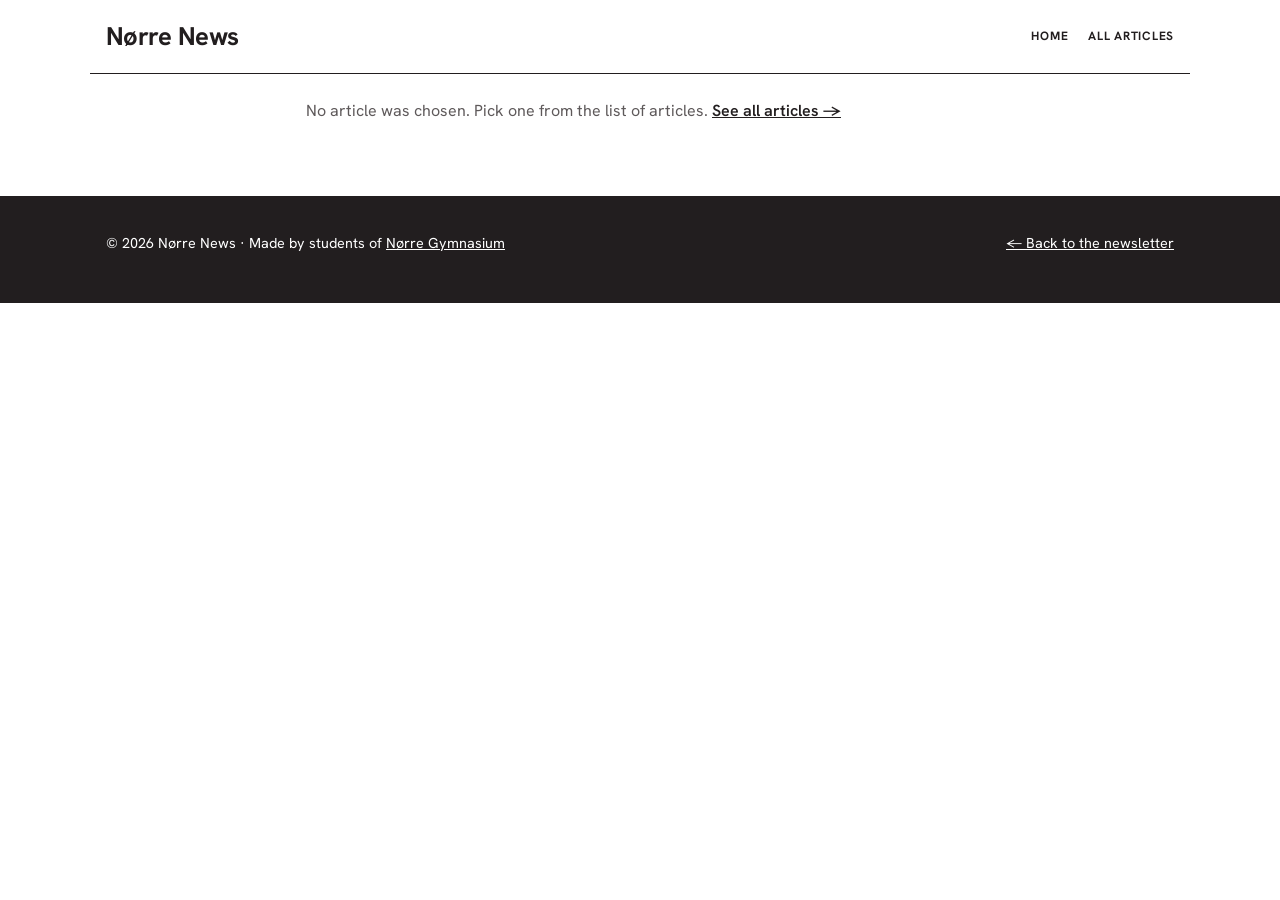
<file: article.html>
<!DOCTYPE html>
<html lang="en">
<head>
  <meta charset="UTF-8">
  <link rel="icon" href="favicon.svg" type="image/svg+xml">
  <link rel="icon" href="favicon-32.png" type="image/png" sizes="32x32">
  <link rel="apple-touch-icon" href="apple-touch-icon.png">
  <meta name="viewport" content="width=device-width, initial-scale=1.0">
  <title>Article · Nørre News</title>
  <meta name="description" content="An article from Nørre News, the student newsletter of Nørre Gymnasium.">
  <link rel="preconnect" href="https://fonts.googleapis.com">
  <link rel="preconnect" href="https://fonts.gstatic.com" crossorigin>
  <link href="https://fonts.googleapis.com/css2?family=Hanken+Grotesk:wght@300;400;600;700&display=swap" rel="stylesheet">
  <!-- Always load the newest CSS (GitHub Pages lets browsers cache files for 10 minutes) -->
  <script>document.write('<link rel="stylesheet" href="style.css?v=' + Date.now() + '">');</script>
  <noscript><link rel="stylesheet" href="style.css"></noscript>
</head>
<body>

  <header class="mini-masthead">
    <a href="./" class="mini-brand">Nørre News</a>
    <nav>
      <a href="./">Home</a>
      <a href="./#articles">All articles</a>
    </nav>
  </header>

  <main class="post">
    <p class="post-status" id="post-status">Loading article…</p>

    <article id="post" hidden>
      <header class="post-head">
        <h1 id="post-title"></h1>
        <p class="post-subtitle" id="post-subtitle"></p>
        <div class="byline">
          <span class="avatar-sm" id="post-avatar" aria-hidden="true"></span>
          <div>
            <div class="byline-name" id="post-author"></div>
            <div class="byline-meta" id="post-meta"></div>
          </div>
          <button type="button" class="share-btn" id="share-btn">Share</button>
        </div>
      </header>
      <img class="post-cover" id="post-cover" alt="" hidden>
      <div class="post-body" id="post-body"></div>
    </article>

    <!-- COMMENTS -->
    <section class="discussion" id="discussion" hidden>
      <h2 id="comment-count">Discussion</h2>

      <form class="comment-form" id="comment-form">
        <label>Your name
          <input type="text" id="c-name" name="name" maxlength="50" autocomplete="nickname" required>
        </label>
        <label>Your comment
          <textarea id="c-text" name="text" rows="4" maxlength="2000" required placeholder="What do you think?"></textarea>
        </label>
        <div class="comment-actions">
          <small class="muted">Be kind. Editors can remove comments.</small>
          <button type="submit" class="button" id="c-submit">Post comment</button>
        </div>
        <div class="upload" id="upload" hidden>
          <div class="upload-row"><span class="upload-text" id="upload-text">Uploading your comment…</span><span class="upload-secs" id="upload-secs">15s</span></div>
          <div class="upload-bar"><div class="upload-fill" id="upload-fill"></div></div>
          <small class="muted">Please keep this page open until it's posted.</small>
        </div>
        <p class="penalty" id="c-penalty" hidden></p>
        <p class="error" id="c-error" role="alert"></p>
      </form>

      <ol class="comments" id="comments"></ol>
    </section>
  </main>

  <footer>
    <p>&copy; <span id="year"></span> Nørre News · Made by students of <a href="https://norreg.dk/" target="_blank" rel="noopener">Nørre Gymnasium</a></p>
    <a href="./">← Back to the newsletter</a>
  </footer>

  <script>document.getElementById('year').textContent = new Date().getFullYear();</script>
  <!-- Always load the newest code -->
  <script type="module">import('./article.js?v=' + Date.now());</script>
</body>
</html>
</file>
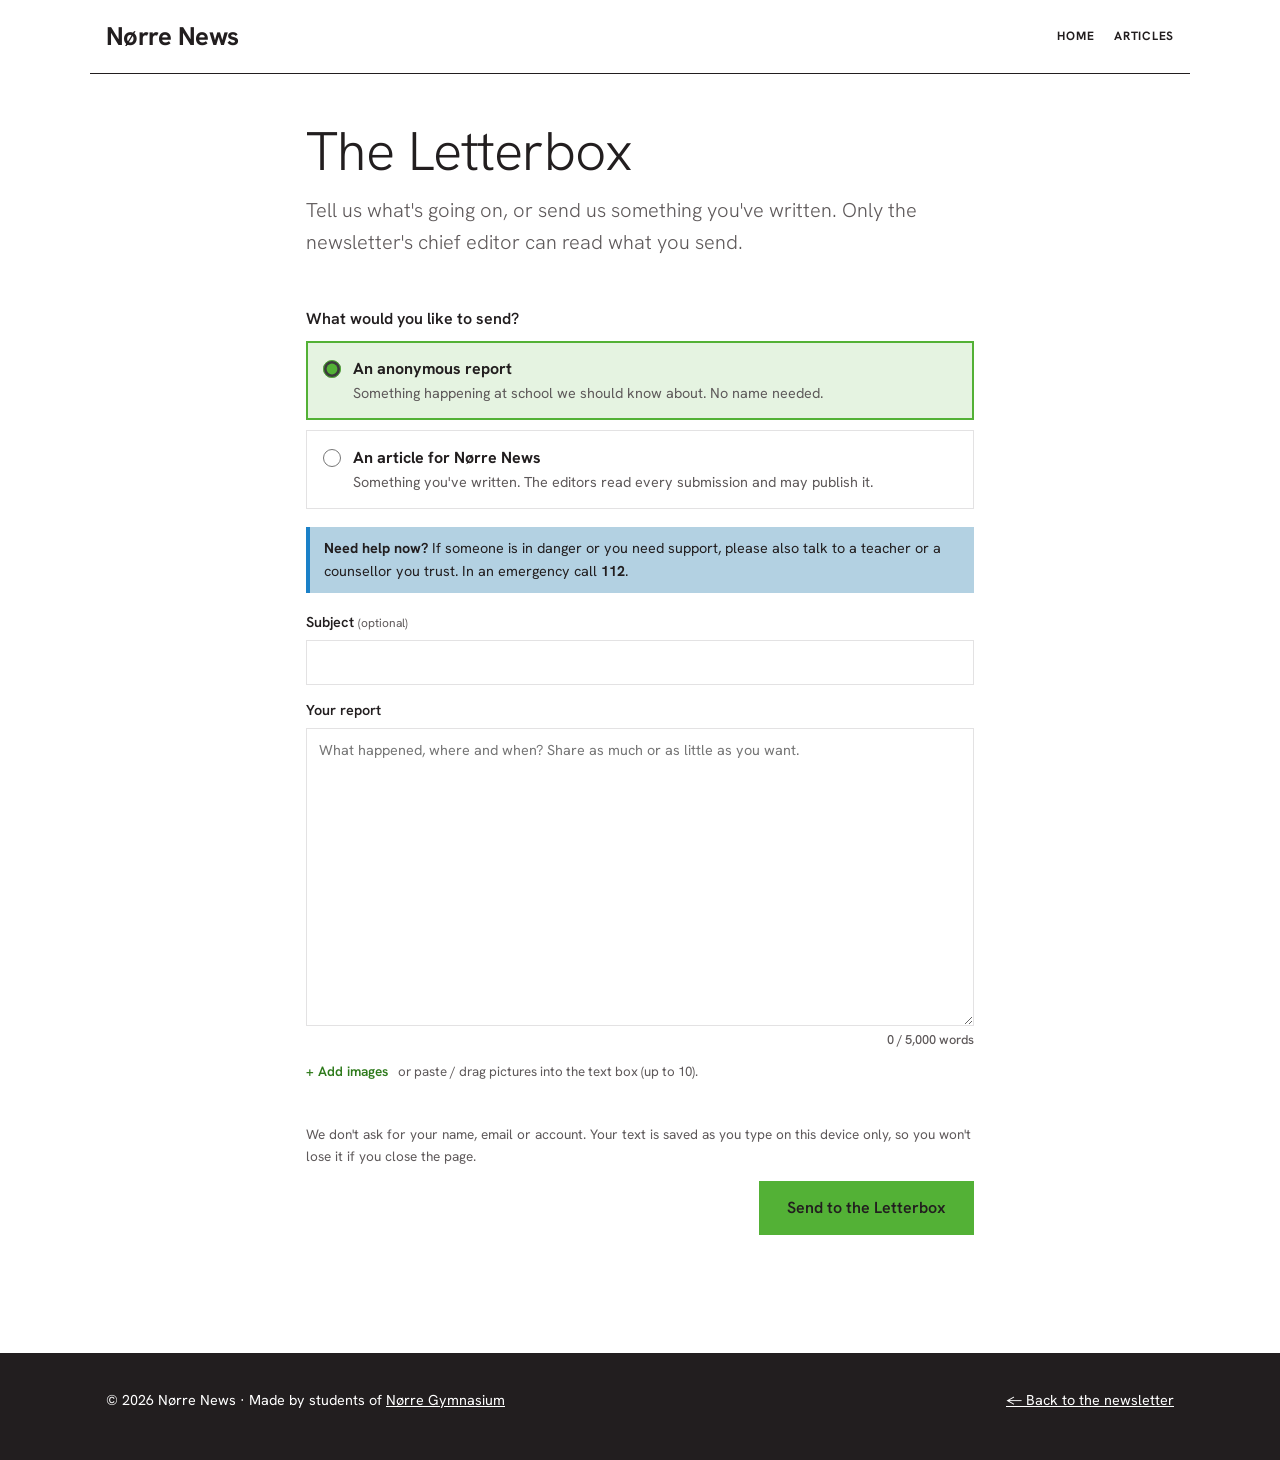
<file: letterbox.html>
<!DOCTYPE html>
<html lang="en">
<head>
  <meta charset="UTF-8">
  <link rel="icon" href="favicon.svg" type="image/svg+xml">
  <link rel="icon" href="favicon-32.png" type="image/png" sizes="32x32">
  <link rel="apple-touch-icon" href="apple-touch-icon.png">
  <meta name="viewport" content="width=device-width, initial-scale=1.0">
  <title>The Letterbox · Nørre News</title>
  <meta name="description" content="Send Nørre News an anonymous report, or submit your own article.">
  <link rel="preconnect" href="https://fonts.googleapis.com">
  <link rel="preconnect" href="https://fonts.gstatic.com" crossorigin>
  <link href="https://fonts.googleapis.com/css2?family=Hanken+Grotesk:wght@300;400;600;700&display=swap" rel="stylesheet">
  <script>document.write('<link rel="stylesheet" href="style.css?v=' + Date.now() + '">');</script>
  <noscript><link rel="stylesheet" href="style.css"></noscript>
</head>
<body>

  <header class="mini-masthead">
    <a href="./" class="mini-brand">Nørre News</a>
    <nav>
      <a href="./">Home</a>
      <a href="./#articles">Articles</a>
    </nav>
  </header>

  <main class="post letterbox">
    <header class="post-head">
      <h1>The Letterbox</h1>
      <p class="post-subtitle">Tell us what's going on, or send us something you've written. Only the newsletter's chief editor can read what you send.</p>
    </header>

    <form id="lb-form" novalidate>
      <fieldset class="lb-choice">
        <legend>What would you like to send?</legend>
        <label class="lb-option">
          <input type="radio" name="type" value="report" checked>
          <span><strong>An anonymous report</strong> Something happening at school we should know about. No name needed.</span>
        </label>
        <label class="lb-option">
          <input type="radio" name="type" value="article">
          <span><strong>An article for Nørre News</strong> Something you've written. The editors read every submission and may publish it.</span>
        </label>
      </fieldset>

      <p class="lb-safety" id="lb-safety">
        <strong>Need help now?</strong> If someone is in danger or you need support, please also talk to a teacher or a counsellor you trust. In an emergency call <strong>112</strong>.
      </p>

      <label id="lb-title-wrap"><span id="lb-title-label">Subject <small>(optional)</small></span>
        <input type="text" id="lb-title" maxlength="200">
      </label>
      <label id="lb-name-wrap" hidden>Your name or pen name <small>(optional: leave empty to stay anonymous)</small>
        <input type="text" id="lb-name" maxlength="80" autocomplete="off">
      </label>
      <label><span id="lb-body-label">Your message</span>
        <textarea id="lb-body" rows="12" maxlength="450000" placeholder="Write here…"></textarea>
        <span class="lb-count" id="lb-count"></span>
      </label>

      <div class="lb-images">
        <div class="lb-image-buttons">
          <button type="button" class="link-btn" id="lb-add-image">+ Add images</button>
          <small class="muted">or paste / drag pictures into the text box (up to 10).</small>
          <input type="file" id="lb-file" accept="image/*" multiple hidden>
        </div>
        <p class="lb-img-status" id="lb-img-status" role="status"></p>
        <ul class="lb-thumbs" id="lb-thumbs"></ul>
      </div>

      <p class="lb-privacy muted">We don't ask for your name, email or account. Your text is saved as you type on this device only, so you won't lose it if you close the page.</p>

      <div class="comment-actions">
        <span></span>
        <button type="submit" class="button" id="lb-send">Send to the Letterbox</button>
      </div>
      <p class="penalty" id="lb-wait" hidden></p>
      <p class="error" id="lb-error" role="alert"></p>
    </form>

    <section class="lb-done" id="lb-done" hidden>
      <div class="lb-done-icon" aria-hidden="true">✉</div>
      <h2>Delivered!</h2>
      <p id="lb-done-text">Thanks. The editors will read it soon.</p>
      <p class="muted" id="lb-done-wait"></p>
      <p><a href="./">← Back to the newsletter</a></p>
    </section>
  </main>

  <footer>
    <p>&copy; <span id="year"></span> Nørre News · Made by students of <a href="https://norreg.dk/" target="_blank" rel="noopener">Nørre Gymnasium</a></p>
    <a href="./">← Back to the newsletter</a>
  </footer>

  <script>document.getElementById('year').textContent = new Date().getFullYear();</script>
  <script type="module">import('./letterbox.js?v=' + Date.now());</script>
</body>
</html>
</file>
<file: style.css>
:root {
  /* Colours taken from norreg.dk */
  --ink: #221e1f;          /* Nørre G near-black: text, header rules, footer */
  --paper: #ffffff;
  --card: #ffffff;
  --muted: #5e595a;
  --line: #e3e2e3;
  --grey: #c7c6c7;

  --green: #53b136;  --green-soft: #bae0ae;  --green-faint: #e5f3e1;
  --purple: #bb63d6; --purple-soft: #d9a6ed;
  --orange: #f68c00; --orange-soft: #fac57e;
  --blue: #1b81c8;   --blue-soft: #8dc0e3;   --blue-faint: #b3d1e2;

  /* Text-safe darker shades (the bright colours are for fills, like on norreg.dk) */
  --green-ink: #2e7a1b;  --purple-ink: #8f3aab;  --orange-ink: #a85d00;  --blue-ink: #14639a;

  --accent: var(--green-ink);
  --accent-soft: var(--green-faint);

  --font-head: 'Hanken Grotesk', 'Helvetica Neue', Arial, sans-serif;
  --font-body: 'Hanken Grotesk', 'Helvetica Neue', Arial, sans-serif;
}

* { box-sizing: border-box; margin: 0; padding: 0; }

html { scroll-behavior: smooth; }

body {
  font-family: var(--font-body);
  background: var(--paper);
  color: var(--ink);
  line-height: 1.6;
}

h1, h2, h3 { font-family: var(--font-head); line-height: 1.15; }

/* ---------- Masthead ---------- */
.masthead {
  max-width: 1000px;
  margin: 0 auto;
  padding: 24px 16px 0;
  text-align: center;
}
.masthead-top {
  display: flex;
  justify-content: space-between;
  flex-wrap: wrap;
  gap: 8px;
  font-size: 0.8rem;
  text-transform: uppercase;
  letter-spacing: 0.08em;
  color: var(--muted);
  border-bottom: 1px solid var(--ink);
  padding-bottom: 8px;
}
.masthead h1 {
  font-size: clamp(2.6rem, 9vw, 5.5rem);
  font-weight: 900;
  margin: 20px 0 4px;
  letter-spacing: -0.02em;
}
.tagline { color: var(--muted); font-style: italic; margin-bottom: 20px; }

nav {
  display: flex;
  justify-content: center;
  flex-wrap: wrap;
  gap: 4px 24px;
  border-top: 3px double var(--ink);
  border-bottom: 1px solid var(--ink);
  padding: 10px 0;
}
nav a {
  color: var(--ink);
  text-decoration: none;
  font-weight: 600;
  font-size: 0.9rem;
}
nav a:hover { color: var(--accent); }

/* ---------- Layout ---------- */
main { max-width: 1000px; margin: 0 auto; padding: 0 16px; }
section { padding: 48px 0; border-bottom: 1px solid var(--line); }

.section-title {
  font-size: 1.8rem;
  margin-bottom: 24px;
  display: flex;
  align-items: center;
  gap: 12px;
}
.section-title::after {
  content: "";
  flex: 1;
  height: 2px;
  background: var(--accent);
}

/* ---------- Feature ---------- */
.feature { max-width: 720px; margin: 0 auto; text-align: center; }
.feature-label {
  display: inline-block;
  background: var(--accent);
  color: #fff;
  font-size: 0.75rem;
  font-weight: 600;
  text-transform: uppercase;
  letter-spacing: 0.1em;
  padding: 4px 10px;
  margin-bottom: 16px;
}
.feature h2 { font-size: clamp(1.8rem, 5vw, 2.8rem); margin-bottom: 16px; }
.lede { font-size: 1.15rem; margin-bottom: 12px; }
.feature p:not(.lede) { color: var(--muted); }

/* ---------- Cards ---------- */
.grid { display: grid; gap: 20px; grid-template-columns: repeat(auto-fit, minmax(250px, 1fr)); }
.card {
  background: var(--card);
  border: 1px solid var(--line);
  padding: 22px;
  border-radius: 0;
  transition: transform 0.15s, box-shadow 0.15s;
}
.card:hover { transform: translateY(-3px); box-shadow: 0 8px 20px rgba(0,0,0,0.06); }
.card h3 { font-size: 1.25rem; margin: 10px 0 8px; }
.card p { color: var(--muted); font-size: 0.95rem; }
.tag {
  font-size: 0.7rem;
  font-weight: 600;
  text-transform: uppercase;
  letter-spacing: 0.08em;
  color: var(--accent);
  background: var(--accent-soft);
  padding: 3px 8px;
  border-radius: 0;
}

/* ---------- Events ---------- */
.events { list-style: none; display: grid; gap: 16px; }
.events li {
  display: flex;
  gap: 20px;
  align-items: flex-start;
  background: var(--card);
  border: 1px solid var(--line);
  border-radius: 0;
  padding: 18px;
}
.date {
  flex-shrink: 0;
  width: 64px;
  text-align: center;
  border: 2px solid var(--ink);
  border-radius: 0;
  padding: 6px 0;
}
.date .day { display: block; font-family: var(--font-head); font-size: 1.6rem; font-weight: 700; line-height: 1; }
.date .month { font-size: 0.75rem; text-transform: uppercase; letter-spacing: 0.08em; color: var(--accent); font-weight: 600; }
.events h3 { font-size: 1.15rem; margin-bottom: 4px; }
.events p { color: var(--muted); font-size: 0.95rem; }

/* ---------- Spotlight ---------- */
.spotlight-body {
  display: flex;
  gap: 24px;
  align-items: center;
  background: var(--ink);
  color: var(--paper);
  padding: 28px;
  border-radius: 0;
}
.spotlight-body p { opacity: 0.85; }
.spotlight-body h3 { font-size: 1.5rem; margin-bottom: 6px; }
.avatar {
  flex-shrink: 0;
  width: 84px; height: 84px;
  border-radius: 50%;
  background: var(--accent);
  display: grid; place-items: center;
  font-size: 2.2rem;
}

/* ---------- Quote ---------- */
.quote {
  margin-top: 32px;
  border-left: 4px solid var(--accent);
  padding: 8px 0 8px 20px;
}
.quote p { font-family: var(--font-head); font-size: 1.3rem; font-style: italic; }
.quote span { color: var(--muted); font-size: 0.85rem; }

/* ---------- Contact ---------- */
.contact { text-align: center; border-bottom: none; }
.contact p { color: var(--muted); max-width: 560px; margin: 0 auto 20px; }
.button {
  display: inline-block;
  background: var(--accent);
  color: #fff;
  text-decoration: none;
  font-weight: 600;
  padding: 12px 26px;
  border-radius: 0;
  transition: background 0.15s;
}
.button:hover { background: #9a3412; }

/* ---------- Footer ---------- */
footer {
  max-width: 1000px;
  margin: 0 auto;
  padding: 24px 16px 40px;
  border-top: 3px double var(--ink);
  display: flex;
  justify-content: space-between;
  flex-wrap: wrap;
  gap: 8px;
  font-size: 0.85rem;
  color: var(--muted);
}
footer a { color: var(--muted); }

/* ---------- Mobile ---------- */
@media (max-width: 600px) {
  .spotlight-body { flex-direction: column; text-align: center; }
  .masthead-top { justify-content: center; }
}

/* ---------- Links ---------- */
.tagline a { color: var(--accent); text-decoration: none; font-weight: 500; }
.tagline a:hover { text-decoration: underline; }

/* ---------- Gossip column ---------- */
.gossip-intro { color: var(--muted); margin: -8px 0 24px; font-style: italic; }
.gossip-list {
  display: grid;
  gap: 20px;
  grid-template-columns: repeat(auto-fit, minmax(240px, 1fr));
}
.whisper {
  position: relative;
  background: var(--accent-soft);
  border: 2px dashed var(--accent);
  border-radius: 0;
  padding: 26px 22px 22px;
  transform: rotate(-0.6deg);
  transition: transform 0.15s;
}
.whisper:nth-child(even) { transform: rotate(0.6deg); }
.whisper:hover { transform: rotate(0deg) scale(1.01); }
.whisper::before {
  content: "psst…";
  position: absolute;
  top: -12px; left: 16px;
  background: var(--ink);
  color: var(--paper);
  font-size: 0.7rem;
  font-weight: 600;
  letter-spacing: 0.08em;
  text-transform: uppercase;
  padding: 3px 10px;
  border-radius: 0;
}
.whisper h3 { font-size: 1.2rem; margin-bottom: 8px; }
.whisper p { color: var(--ink); opacity: 0.85; font-size: 0.95rem; }
.whisper p + p { margin-top: 8px; }
.card p + p, .events p + p, #spotlight-content p + p, #feature-content p + p { margin-top: 8px; }

/* Sections hidden by app.js when they have no published posts */
[hidden] { display: none !important; }

/* ---------- Long articles: preview + Read more ---------- */
.card.long .card-body { max-height: 9.5em; overflow: hidden; position: relative; }
.card.long .card-body::after {
  content: ""; position: absolute; left: 0; right: 0; bottom: 0; height: 3em;
  background: linear-gradient(transparent, var(--card));
}
.card.long.expanded .card-body { max-height: none; }
.card.long.expanded .card-body::after { display: none; }
.card.long.expanded { grid-column: 1 / -1; }
.read-more {
  margin-top: 10px; background: none; border: none; padding: 0; cursor: pointer;
  font: inherit; font-weight: 600; font-size: 0.9rem; color: var(--accent);
}
.read-more:hover { text-decoration: underline; }
.card:has(.read-more):hover { transform: none; }

/* ======================================================
   ARTICLES
   ====================================================== */

/* ---------- Article cards (home + all articles) ---------- */
.article-list { display: grid; gap: 18px; }
.article-card {
  display: flex;
  gap: 20px;
  align-items: stretch;
  background: var(--card);
  border: 1px solid var(--line);
  border-radius: 0;
  overflow: hidden;
  color: inherit;
  text-decoration: none;
  transition: transform 0.15s, box-shadow 0.15s;
}
.article-card:hover { transform: translateY(-2px); box-shadow: 0 10px 24px rgba(0,0,0,0.07); }
.article-card:hover h3 { color: var(--accent); }
.article-cover { width: 220px; flex-shrink: 0; object-fit: cover; background: var(--line); }
.article-card-text { padding: 20px 22px 20px 0; display: flex; flex-direction: column; gap: 6px; }
.article-card:not(:has(.article-cover)) .article-card-text { padding-left: 22px; }
.article-card h3 { font-size: 1.45rem; transition: color 0.15s; }
.article-subtitle { color: var(--muted); }
.article-meta { font-size: 0.75rem; color: var(--muted); text-transform: uppercase; letter-spacing: 0.06em; }
.article-summary { color: var(--ink); opacity: 0.85; font-size: 0.95rem; }
.article-read { margin-top: auto; padding-top: 4px; color: var(--accent); font-weight: 600; font-size: 0.9rem; }
.article-card:hover .article-read { text-decoration: underline; }
.all-articles-link { margin-top: 18px; text-align: right; }
.all-articles-link a, .post-status a { color: var(--accent); font-weight: 600; }
@media (max-width: 600px) {
  .article-card { flex-direction: column; gap: 0; }
  .article-cover { width: 100%; height: 180px; }
  .article-card-text, .article-card:not(:has(.article-cover)) .article-card-text { padding: 18px; }
}

/* ---------- Small masthead for article pages ---------- */
.mini-masthead {
  max-width: 1000px;
  margin: 0 auto;
  padding: 16px;
  display: flex;
  justify-content: space-between;
  align-items: center;
  flex-wrap: wrap;
  gap: 10px;
  border-bottom: 3px double var(--ink);
}
.mini-brand { font-family: var(--font-head); font-weight: 900; font-size: 1.6rem; color: var(--ink); text-decoration: none; }
.mini-masthead nav { border: none; padding: 0; gap: 20px; }

.articles-page { border-bottom: none; }
.articles-page h1 { font-size: clamp(2.2rem, 6vw, 3.2rem); margin-bottom: 6px; }
.articles-page > .muted { color: var(--muted); margin-bottom: 28px; }
.post-status { color: var(--muted); padding: 24px 0; }

/* ---------- Single article (Substack-style) ---------- */
main.post { max-width: 700px; }
main.post section, .post-head { border-bottom: none; }
.post-head { padding: 48px 0 24px; }
.post-head h1 { font-size: clamp(2.1rem, 6vw, 3rem); font-weight: 900; letter-spacing: -0.01em; margin-bottom: 12px; }
.post-subtitle { font-size: 1.25rem; color: var(--muted); margin-bottom: 24px; }
.byline {
  display: flex;
  align-items: center;
  gap: 12px;
  padding: 14px 0;
  border-top: 1px solid var(--line);
  border-bottom: 1px solid var(--line);
}
.byline-name { font-weight: 600; }
.byline-meta { font-size: 0.85rem; color: var(--muted); }
.avatar-sm {
  flex-shrink: 0;
  width: 38px; height: 38px;
  border-radius: 50%;
  background: var(--accent);
  color: #fff;
  display: grid; place-items: center;
  font-weight: 600;
}
.share-btn {
  margin-left: auto;
  font: inherit; font-size: 0.85rem; font-weight: 600;
  background: none; border: 1px solid var(--line); border-radius: 0;
  padding: 7px 16px; cursor: pointer; color: var(--ink);
}
.share-btn:hover { border-color: var(--ink); }
.post-cover { width: 100%; border-radius: 0; margin: 8px 0 28px; max-height: 420px; object-fit: cover; }

.post-body { font-size: 1.12rem; line-height: 1.75; padding-bottom: 40px; overflow-wrap: break-word; }
.post-body > * + * { margin-top: 1.1em; }
.post-body h2 { font-size: 1.7rem; margin-top: 1.6em; }
.post-body h3 { font-size: 1.3rem; margin-top: 1.4em; }
.post-body blockquote {
  border-left: 4px solid var(--accent);
  padding: 4px 0 4px 20px;
  font-family: var(--font-head);
  font-style: italic;
  font-size: 1.25rem;
}
.post-body ul { padding-left: 1.4em; }
.post-body li + li { margin-top: 0.4em; }
.post-body a { color: var(--accent); }
.post-body hr { border: none; text-align: center; margin: 2em 0; }
.post-body hr::before { content: "✦ ✦ ✦"; color: var(--muted); letter-spacing: 0.6em; }

/* ---------- Comments ---------- */
.discussion { border-top: 3px double var(--ink); padding-top: 32px; }
.discussion h2 { font-size: 1.6rem; margin-bottom: 18px; }
.comment-form {
  background: var(--card);
  border: 1px solid var(--line);
  border-radius: 0;
  padding: 18px;
  margin-bottom: 28px;
}
.comment-form label { display: block; font-weight: 600; font-size: 0.9rem; margin-bottom: 12px; }
.comment-form input, .comment-form textarea {
  display: block; width: 100%; margin-top: 6px;
  padding: 10px 12px; font: inherit; font-weight: 400;
  border: 1px solid var(--line); border-radius: 0; background: var(--paper); color: var(--ink);
}
.comment-form textarea { resize: vertical; min-height: 100px; }
.comment-form input:focus, .comment-form textarea:focus { outline: 2px solid var(--accent); outline-offset: 1px; border-color: transparent; }
.comment-form :disabled { opacity: 0.6; }
.comment-actions { display: flex; justify-content: space-between; align-items: center; gap: 12px; flex-wrap: wrap; }
.comment-actions .button { border: none; cursor: pointer; font: inherit; font-weight: 600; }
.comment-actions .button:disabled { cursor: wait; }
.muted { color: var(--muted); }
.error { color: #b91c1c; font-size: 0.9rem; margin-top: 8px; min-height: 1em; }

.upload { margin-top: 16px; }
.upload-row { display: flex; justify-content: space-between; font-weight: 600; font-size: 0.9rem; margin-bottom: 6px; }
.upload-bar { height: 8px; border-radius: 0; background: var(--accent-soft); overflow: hidden; margin-bottom: 6px; }
.upload-fill { height: 100%; width: 0; background: var(--accent); border-radius: 0; transition: width 0.25s linear; }

.comments { list-style: none; display: grid; gap: 14px; padding-bottom: 40px; }
.comment { border-bottom: 1px solid var(--line); padding-bottom: 14px; }
.comment-head { display: flex; align-items: center; gap: 10px; margin-bottom: 6px; }
.comment-head .avatar-sm { width: 30px; height: 30px; font-size: 0.85rem; }
.comment-time { color: var(--muted); font-size: 0.8rem; }
.comment.new { animation: flash 2.5s ease-out; }
@keyframes flash { from { background: var(--accent-soft); } to { background: transparent; } }

/* ---------- Images in articles ---------- */
.post-figure { margin: 1.8em 0; }
.post-figure img {
  display: block;
  width: 100%;
  height: auto;
  max-height: 560px;
  object-fit: contain;
  border-radius: 0;
  cursor: zoom-in;
}
.post-figure figcaption { margin-top: 8px; text-align: center; font-size: 0.88rem; color: var(--muted); }
.post-figure.zoomed {
  position: fixed; inset: 0; z-index: 50; margin: 0;
  background: rgba(20, 18, 16, 0.92);
  display: flex; flex-direction: column; align-items: center; justify-content: center;
  padding: 16px;
}
.post-figure.zoomed img { max-height: 85vh; max-width: 100%; width: auto; background: none; cursor: zoom-out; }
.post-figure.zoomed figcaption { color: #eee; }

/* ---------- Comment replies, folding, spam notice ---------- */
.comment-text p { margin-left: 40px; }
.comment-text p + p { margin-top: 6px; }
.comment.long:not(.open) > .comment-text { max-height: 7.5em; overflow: hidden; position: relative; }
.comment.long:not(.open) > .comment-text::after {
  content: ""; position: absolute; left: 0; right: 0; bottom: 0; height: 2.5em;
  background: linear-gradient(transparent, var(--paper));
}
.comment-actions-row { display: flex; gap: 16px; margin: 6px 0 0 40px; }
.link-btn {
  background: none; border: none; padding: 0; cursor: pointer;
  font: inherit; font-size: 0.85rem; font-weight: 600; color: var(--accent);
}
.link-btn:hover { text-decoration: underline; }
.link-btn:disabled { opacity: 0.5; cursor: default; }
.reply-to { color: var(--muted); font-size: 0.8rem; }
.replies { list-style: none; margin: 12px 0 0 40px; padding-left: 16px; border-left: 2px solid var(--line); display: grid; gap: 12px; }
.replies .comment { border-bottom: none; padding-bottom: 0; }
.reply-form { margin: 10px 0 4px 40px; padding: 14px; }
.reply-form .reply-name { font-weight: 600; color: var(--accent); }
.penalty {
  margin-top: 10px; padding: 8px 12px; border-radius: 0;
  background: #fef2f2; color: #b91c1c; font-size: 0.9rem; font-weight: 600;
}
@media (max-width: 600px) {
  .replies { margin-left: 8px; }
  .reply-form, .comment-actions-row { margin-left: 0; }
}

/* ---------- Letterbox link (Get Involved) ---------- */
.letterbox-link {
  display: flex; align-items: center; gap: 16px; text-align: left;
  max-width: 560px; margin: 28px auto 0; padding: 16px 20px;
  background: var(--card); border: 2px solid var(--ink); border-radius: 0;
  color: var(--ink); text-decoration: none;
  transition: transform 0.15s, box-shadow 0.15s;
}
.letterbox-link:hover { transform: translateY(-2px); box-shadow: 4px 4px 0 var(--accent); }
.letterbox-icon { width: 56px; height: 56px; flex-shrink: 0; color: var(--ink); }
.letterbox-link strong { display: block; font-family: var(--font-head); font-size: 1.25rem; }
.letterbox-link span span { color: var(--muted); font-size: 0.92rem; }
.letterbox-arrow { margin-left: auto; font-size: 1.4rem; color: var(--accent); }

/* ---------- Letterbox page ---------- */
.letterbox form { padding-bottom: 48px; }
.letterbox label { display: block; font-weight: 600; font-size: 0.9rem; margin-bottom: 14px; }
.letterbox label small { font-weight: 400; color: var(--muted); }
.letterbox input[type=text], .letterbox textarea {
  display: block; width: 100%; margin-top: 6px; padding: 10px 12px;
  font: inherit; font-weight: 400; border: 1px solid var(--line); border-radius: 0;
  background: var(--card); color: var(--ink);
}
.letterbox textarea { resize: vertical; min-height: 260px; line-height: 1.6; }
.letterbox input:focus, .letterbox textarea:focus { outline: 2px solid var(--accent); outline-offset: 1px; border-color: transparent; }
.lb-choice { border: none; display: grid; gap: 10px; margin-bottom: 18px; }
.lb-choice legend { font-weight: 600; margin-bottom: 10px; }
.lb-option {
  display: flex !important; gap: 12px; align-items: flex-start; cursor: pointer;
  padding: 14px 16px; margin: 0 !important; border: 1px solid var(--line); border-radius: 0; background: var(--card);
  font-weight: 400 !important; color: var(--muted);
}
.lb-option strong { display: block; color: var(--ink); font-size: 1rem; }
.lb-option input { margin-top: 4px; accent-color: var(--accent); width: 18px; height: 18px; flex-shrink: 0; }
.lb-option:has(input:checked) { border: 2px solid var(--accent); background: var(--accent-soft); padding: 13px 15px; }
.lb-safety { background: #eff6ff; border-left: 4px solid #2563eb; padding: 10px 14px; border-radius: 0; font-size: 0.9rem; margin-bottom: 18px; }
.lb-count { display: block; text-align: right; font-size: 0.8rem; font-weight: 500; color: var(--muted); margin-top: 4px; }
.lb-count.over { color: #b91c1c; font-weight: 600; }
.lb-images { margin: -4px 0 16px; }
.lb-image-buttons { display: flex; gap: 10px; align-items: baseline; flex-wrap: wrap; }
.lb-img-status { font-size: 0.85rem; color: var(--accent); font-weight: 600; min-height: 1em; margin-top: 4px; }
.lb-thumbs { list-style: none; display: flex; flex-wrap: wrap; gap: 10px; margin-top: 8px; }
.lb-thumbs li { width: 110px; display: grid; gap: 4px; justify-items: center; }
.lb-thumbs img { width: 110px; height: 76px; object-fit: cover; border-radius: 0; border: 1px solid var(--line); }
.lb-privacy { font-size: 0.85rem; margin-bottom: 14px; }
.lb-done { text-align: center; padding: 48px 0; border-bottom: none; }
.lb-done-icon { font-size: 3rem; color: var(--accent); }
.lb-done h2 { font-size: 2rem; margin: 8px 0; }
.lb-done p { margin-top: 8px; }
.lb-done a { color: var(--accent); font-weight: 600; }

/* ---------- Several quotes ---------- */
.quote-item + .quote-item { margin-top: 18px; padding-top: 18px; border-top: 1px dashed var(--line); }

/* ======================================================
   NØRRE G THEME
   Follows norreg.dk: white page, near-black text, one light
   grotesque typeface (big light headings, bold labels), flat
   square colour tiles in green / purple / orange / blue, and a
   colour-coded uppercase menu. No shadows, no rounded corners.
   ====================================================== */

body { font-weight: 400; -webkit-font-smoothing: antialiased; }
h1, h2 { font-weight: 300; letter-spacing: -0.01em; }
h3 { font-weight: 700; }
a { color: var(--accent); }

/* Each section gets its own colour, like the tiles on norreg.dk */
.feature, #contact     { --sec: var(--green);  --sec-soft: var(--green-soft);  --sec-ink: var(--green-ink); }
#articles, #corner     { --sec: var(--blue);   --sec-soft: var(--blue-faint);  --sec-ink: var(--blue-ink); }
#news                  { --sec: var(--green);  --sec-soft: var(--green-soft);  --sec-ink: var(--green-ink); }
#events                { --sec: var(--orange); --sec-soft: var(--orange-soft); --sec-ink: var(--orange-ink); }
#spotlight, #gossip    { --sec: var(--purple); --sec-soft: var(--purple-soft); --sec-ink: var(--purple-ink); }

/* ---------- Header: white bar, wordmark left, colour-coded menu ---------- */
.masthead {
  max-width: 1100px;
  text-align: left;
  padding: 18px 16px 0;
}
.masthead-top {
  border-bottom: none;
  padding-bottom: 0;
  font-size: 0.72rem;
  font-weight: 700;
  letter-spacing: 0.1em;
  color: var(--muted);
}
.masthead h1 {
  font-weight: 700;
  font-size: clamp(2.6rem, 8vw, 4.6rem);
  letter-spacing: -0.03em;
  margin: 10px 0 0;
  line-height: 1;
}
.tagline { font-style: normal; font-weight: 300; font-size: 1.15rem; margin: 6px 0 18px; }
.tagline a { color: var(--ink); font-weight: 700; text-decoration: underline; text-decoration-color: var(--green); text-underline-offset: 3px; }

nav {
  justify-content: flex-start;
  gap: 6px 26px;
  border-top: 1px solid var(--ink);
  border-bottom: 1px solid var(--ink);
  padding: 14px 0;
}
nav a { font-size: 0.75rem; font-weight: 700; text-transform: uppercase; letter-spacing: 0.06em; }
nav a[href="#articles"] { color: var(--blue-ink); }
nav a[href="#news"]     { color: var(--green-ink); }
nav a[href="#events"]   { color: var(--orange-ink); }
nav a[href="#spotlight"]{ color: var(--purple-ink); }
nav a[href="#corner"]   { color: var(--blue-ink); }
nav a[href="#gossip"]   { color: var(--purple-ink); }
nav a[href="#contact"]  { color: var(--ink); }
nav a:hover { color: var(--ink); text-decoration: underline; text-underline-offset: 4px; }

/* ---------- Layout ---------- */
main { max-width: 1100px; }
section { border-bottom: none; padding: 40px 0; }
.section-title { font-size: clamp(1.9rem, 4vw, 2.6rem); font-weight: 300; gap: 16px; }
.section-title::after { height: 6px; background: var(--sec, var(--green)); }

/* ---------- Top story: a big green tile ---------- */
.feature {
  max-width: none;
  text-align: left;
  background: var(--green);
  padding: 40px clamp(20px, 5vw, 56px);
  margin-top: 32px;
}
.feature-label { background: var(--ink); color: #fff; font-weight: 700; padding: 5px 12px; }
.feature h2 { font-weight: 300; font-size: clamp(2rem, 5vw, 3.2rem); line-height: 1.1; max-width: 22ch; }
.feature .lede { font-size: 1.25rem; font-weight: 400; max-width: 60ch; }
.feature p:not(.lede) { color: var(--ink); max-width: 60ch; }

/* ---------- Cards: flat tinted tiles ---------- */
.card {
  background: var(--sec-soft, var(--green-faint));
  border: none;
  border-top: 6px solid var(--sec, var(--green));
  transition: background 0.15s;
}
.card:hover { transform: none; box-shadow: none; }
.card h3 { font-size: 1.3rem; }
.card p { color: var(--ink); }
.tag { background: var(--ink); color: #fff; font-weight: 700; letter-spacing: 0.08em; }
.read-more { color: var(--ink); text-decoration: underline; text-decoration-color: var(--sec); text-underline-offset: 3px; }
.card.long .card-body::after { background: linear-gradient(transparent, var(--sec-soft, var(--green-faint))); }

/* ---------- Events: orange date blocks ---------- */
.events li { background: #fff; border: none; border-left: 6px solid var(--orange); padding: 16px 18px; }
.date { border: none; background: var(--orange); padding: 8px 0; }
.date .day { font-weight: 700; font-family: var(--font-head); }
.date .month { color: var(--ink); font-weight: 700; }

/* ---------- Spotlight: purple tile ---------- */
.spotlight-body { background: var(--purple); color: var(--ink); padding: 36px; }
.spotlight-body p { opacity: 1; }
.spotlight-body h3 { font-size: 1.8rem; font-weight: 300; }
.avatar { background: #fff; color: var(--ink); }

/* ---------- Quotes: big and light, like the headteacher quote on norreg.dk ---------- */
.quote { border-left: none; padding: 8px 0 0; margin-top: 40px; }
.quote p { font-style: normal; font-weight: 300; font-size: clamp(1.4rem, 3vw, 2rem); line-height: 1.3; }
.quote span { display: block; margin-top: 8px; font-size: 0.9rem; font-weight: 700; color: var(--ink); }
.quote-item + .quote-item { border-top: 1px solid var(--line); }

/* ---------- Gossip: purple tiles ---------- */
.gossip-intro { font-style: normal; color: var(--muted); }
.whisper, .whisper:nth-child(even), .whisper:hover {
  transform: none;
  border: none;
  background: var(--purple-soft);
  padding: 30px 22px 22px;
}
.whisper::before { background: var(--ink); color: #fff; }
.whisper p { opacity: 1; }

/* ---------- Buttons ---------- */
.button {
  background: var(--green);
  color: var(--ink);
  font-weight: 700;
  padding: 14px 28px;
}
.button:hover { background: var(--ink); color: #fff; }

/* ---------- Get involved + Letterbox tile ---------- */
.contact { text-align: left; }
.contact p { margin-left: 0; }
.letterbox-link {
  margin: 28px 0 0;
  max-width: 620px;
  border: none;
  background: var(--green-faint);
  border-left: 6px solid var(--green);
}
.letterbox-link:hover { transform: none; box-shadow: none; background: var(--green-soft); }
.letterbox-link strong { font-weight: 700; }
.letterbox-arrow { color: var(--ink); }

/* ---------- Footer: dark band, like norreg.dk ---------- */
footer {
  max-width: none;
  margin-top: 48px;
  padding: 36px max(16px, calc((100% - 1100px) / 2 + 16px)) 48px;
  border-top: none;
  background: var(--ink);
  color: #fff;
  font-size: 0.9rem;
}
footer a { color: #fff; }
footer a:hover { color: var(--green-soft); }

/* ---------- Articles ---------- */
.article-card { border: none; border-left: 6px solid var(--blue); background: #fff; outline: 1px solid var(--line); }
.article-card:hover { transform: none; box-shadow: none; background: var(--blue-faint); outline-color: var(--blue-faint); }
.article-card:hover h3 { color: var(--ink); }
.article-card h3 { font-weight: 300; font-size: 1.6rem; }
.article-read { color: var(--blue-ink); }
.all-articles-link a, .post-status a { color: var(--ink); }

.mini-masthead { max-width: 1100px; border-bottom: 1px solid var(--ink); }
.mini-brand { font-weight: 700; letter-spacing: -0.02em; }
.mini-masthead nav { border: none; }

.post-head h1 { font-weight: 300; font-size: clamp(2.2rem, 6vw, 3.4rem); line-height: 1.1; }
.post-subtitle { font-weight: 300; }
.avatar-sm { background: var(--green); color: var(--ink); font-weight: 700; }
.share-btn { border-color: var(--ink); }
.share-btn:hover { background: var(--ink); color: #fff; }
.post-body blockquote { font-family: var(--font-head); font-style: normal; font-weight: 300; font-size: 1.5rem; border-left-color: var(--green); }
.post-body a { color: var(--green-ink); }
.post-body h2 { font-weight: 300; font-size: 2rem; }
.discussion { border-top: 1px solid var(--ink); }
.discussion h2 { font-weight: 300; font-size: 2rem; }
.comment-form { background: var(--green-faint); border: none; }
.comment-form input, .comment-form textarea { background: #fff; border-color: var(--grey); }
.upload-bar { background: #fff; }
.upload-fill { background: var(--green); }
.link-btn { color: var(--green-ink); }
.replies { border-left-color: var(--green); }
.reply-form .reply-name { color: var(--green-ink); }
.comment.long:not(.open) > .comment-text::after { background: linear-gradient(transparent, #fff); }

/* ---------- Letterbox page ---------- */
.lb-option:has(input:checked) { border-color: var(--green); background: var(--green-faint); }
.lb-option input, label.check input { accent-color: var(--green); }
.lb-safety { background: var(--blue-faint); border-left-color: var(--blue); }
.lb-img-status { color: var(--green-ink); }
.lb-done-icon { color: var(--green); }
.lb-done h2 { font-weight: 300; }

@media (max-width: 600px) {
  .feature { padding: 28px 20px; }
  .spotlight-body { padding: 24px; }
}
</file>
